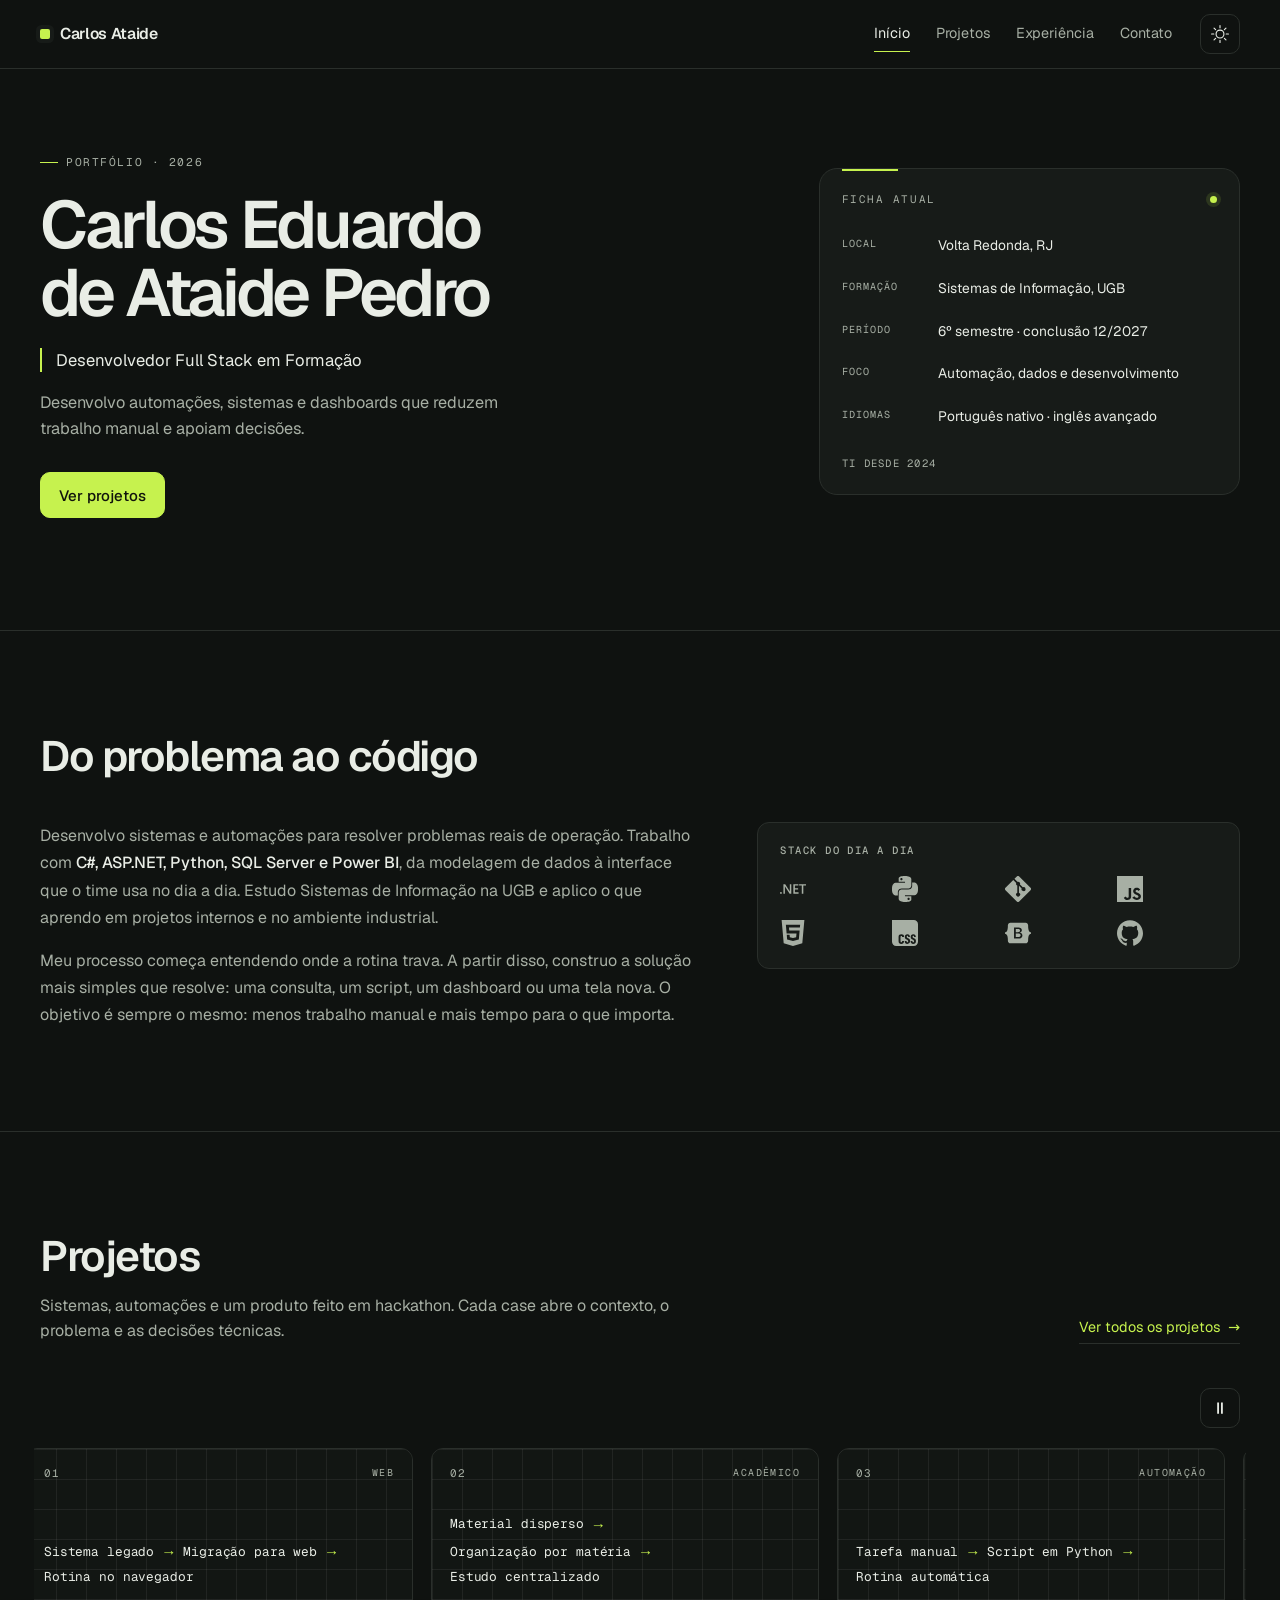
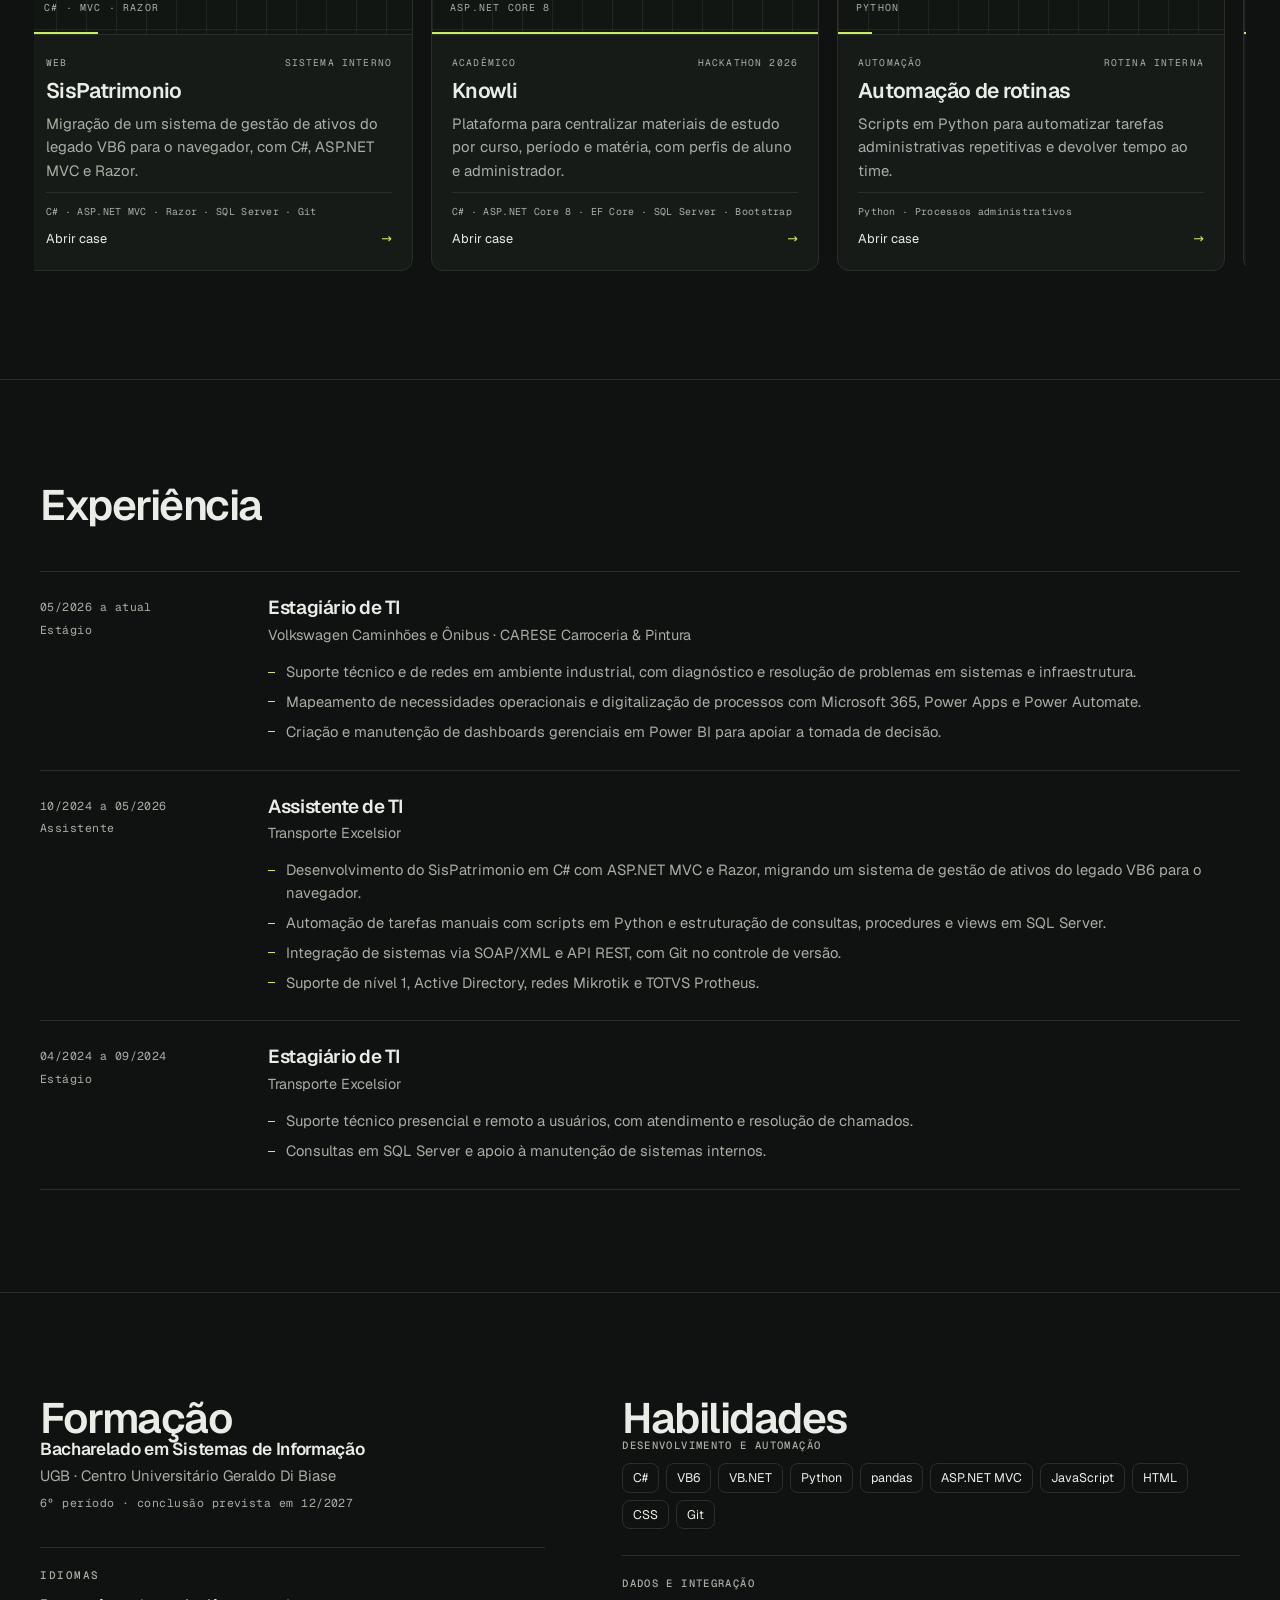
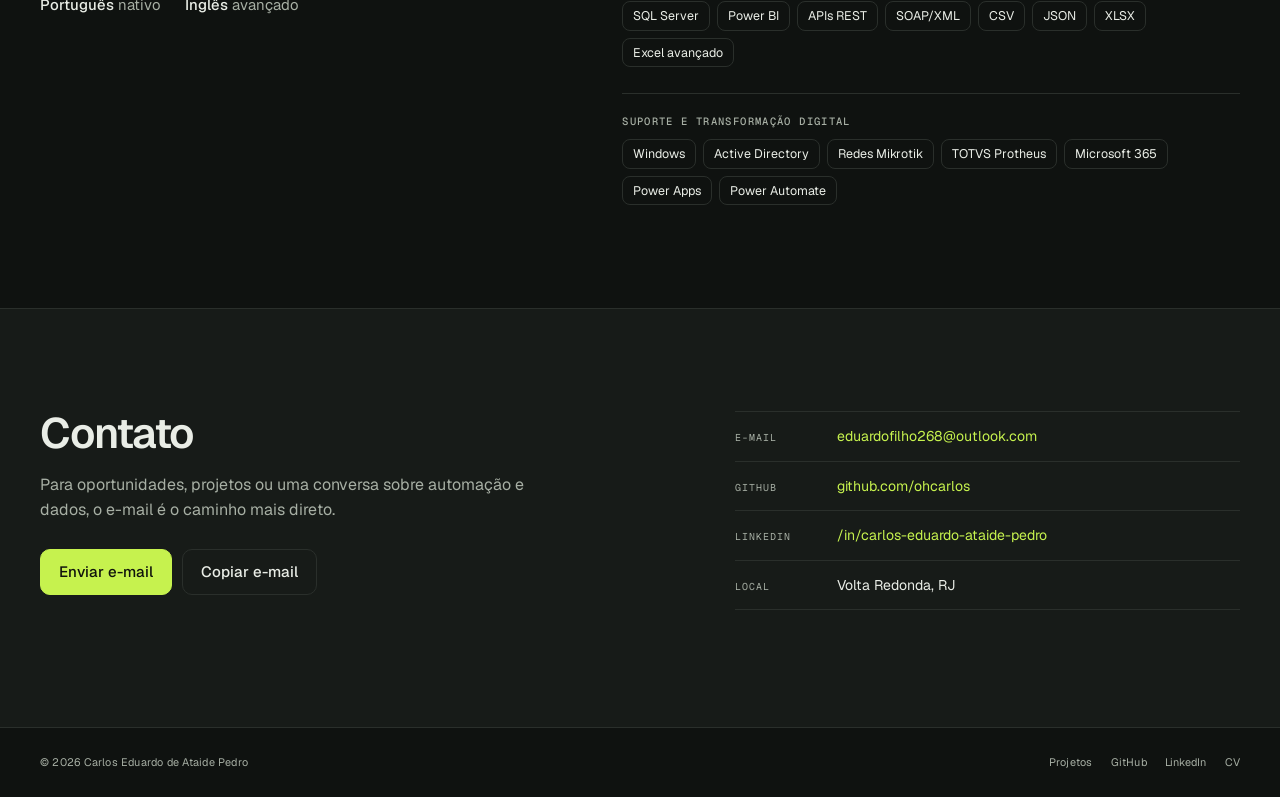
<file: index.html>
<!doctype html>
<html lang="pt-BR" data-theme="dark">
<head>
  <meta charset="utf-8">
  <meta name="viewport" content="width=device-width, initial-scale=1">
  <title>Carlos Eduardo | Portfólio</title>
  <meta name="description" content="Portfólio de Carlos Eduardo de Ataide Pedro, estudante de Sistemas de Informação em Volta Redonda, RJ. Projetos de desenvolvimento, automação e dados.">
  <meta name="theme-color" content="#0F1210">
  <meta property="og:title" content="Carlos Eduardo de Ataide Pedro | Portfólio">
  <meta property="og:description" content="Estagiário de TI em Volta Redonda, RJ. Sistemas, automação e dados.">
  <meta property="og:type" content="website">
  <meta property="og:locale" content="pt_BR">
  <link rel="icon" href="assets/img/favicon.svg" type="image/svg+xml">
  <script>
    (function () {
      document.documentElement.classList.add("js");
      try {
        var theme = localStorage.getItem("theme");
        if (theme === "light" || theme === "dark") {
          document.documentElement.dataset.theme = theme;
        }
      } catch (error) {}
    })();
  </script>
  <link rel="preload" href="assets/fonts/geist-latin-wght-normal.woff2" as="font" type="font/woff2" crossorigin>
  <link rel="preload" href="assets/fonts/geist-mono-latin-wght-normal.woff2" as="font" type="font/woff2" crossorigin>
  <link rel="stylesheet" href="assets/css/style.css">
  <script src="assets/js/site.js" defer></script>
  <script src="assets/js/carousel.js" defer></script>
</head>
<body>
  <a class="skip-link" href="#main-content">Pular para o conteúdo</a>

  <header class="site-header">
    <div class="wrap header-inner">
      <a class="brand" href="index.html" aria-label="Carlos Ataide, início">
        <span class="brand-mark" aria-hidden="true"></span>
        <span class="brand-text">Carlos Ataide</span>
      </a>

      <nav class="site-nav" id="site-nav" aria-label="Principal">
        <ul>
          <li><a href="index.html" data-nav="inicio" aria-current="page">Início</a></li>
          <li><a href="projetos.html" data-nav="projetos">Projetos</a></li>
          <li><a href="index.html#experiencia" data-nav="experiencia">Experiência</a></li>
          <li><a href="index.html#contato" data-nav="contato">Contato</a></li>
        </ul>
      </nav>

      <div class="header-actions">
        <button class="theme-toggle" type="button" data-theme-toggle aria-label="Ativar tema claro">
          <svg class="icon icon-sun" viewBox="0 0 16 16" fill="currentColor" aria-hidden="true" focusable="false">
            <path d="M8 11a3 3 0 1 1 0-6 3 3 0 0 1 0 6m0 1a4 4 0 1 0 0-8 4 4 0 0 0 0 8M8 0a.5.5 0 0 1 .5.5v2a.5.5 0 0 1-1 0v-2A.5.5 0 0 1 8 0m0 13a.5.5 0 0 1 .5.5v2a.5.5 0 0 1-1 0v-2A.5.5 0 0 1 8 13m8-5a.5.5 0 0 1-.5.5h-2a.5.5 0 0 1 0-1h2a.5.5 0 0 1 .5.5M3 8a.5.5 0 0 1-.5.5h-2a.5.5 0 0 1 0-1h2A.5.5 0 0 1 3 8m10.657-5.657a.5.5 0 0 1 0 .707l-1.414 1.415a.5.5 0 1 1-.707-.708l1.414-1.414a.5.5 0 0 1 .707 0m-9.193 9.193a.5.5 0 0 1 0 .707L3.05 13.657a.5.5 0 0 1-.707-.707l1.414-1.414a.5.5 0 0 1 .707 0m9.193 2.121a.5.5 0 0 1-.707 0l-1.414-1.414a.5.5 0 0 1 .707-.707l1.414 1.414a.5.5 0 0 1 0 .707M4.464 4.465a.5.5 0 0 1-.707 0L2.343 3.05a.5.5 0 1 1 .707-.707l1.414 1.414a.5.5 0 0 1 0 .708"/>
          </svg>
          <svg class="icon icon-moon" viewBox="0 0 16 16" fill="currentColor" aria-hidden="true" focusable="false">
            <path d="M6 .278a.77.77 0 0 1 .08.858 7.2 7.2 0 0 0-.878 3.46c0 4.021 3.278 7.277 7.318 7.277q.792-.001 1.533-.16a.79.79 0 0 1 .81.316.73.73 0 0 1-.031.893A8.35 8.35 0 0 1 8.344 16C3.734 16 0 12.286 0 7.71 0 4.266 2.114 1.312 5.124.06A.75.75 0 0 1 6 .278M4.858 1.311A7.27 7.27 0 0 0 1.025 7.71c0 4.02 3.279 7.276 7.319 7.276a7.32 7.32 0 0 0 5.205-2.162q-.506.063-1.029.063c-4.61 0-8.343-3.714-8.343-8.29 0-1.167.242-2.278.681-3.286"/>
            <path d="M10.794 3.148a.217.217 0 0 1 .412 0l.387 1.162c.173.518.579.924 1.097 1.097l1.162.387a.217.217 0 0 1 0 .412l-1.162.387a1.73 1.73 0 0 0-1.097 1.097l-.387 1.162a.217.217 0 0 1-.412 0l-.387-1.162A1.73 1.73 0 0 0 9.31 6.593l-1.162-.387a.217.217 0 0 1 0-.412l1.162-.387a1.73 1.73 0 0 0 1.097-1.097zM13.863.099a.145.145 0 0 1 .274 0l.258.774c.115.346.386.617.732.732l.774.258a.145.145 0 0 1 0 .274l-.774.258a1.16 1.16 0 0 0-.732.732l-.258.774a.145.145 0 0 1-.274 0l-.258-.774a1.16 1.16 0 0 0-.732-.732l-.774-.258a.145.145 0 0 1 0-.274l.774-.258c.346-.115.617-.386.732-.732z"/>
          </svg>
        </button>
      </div>

      <button class="menu-toggle" type="button" data-menu-toggle aria-expanded="false" aria-controls="site-nav" aria-label="Abrir menu">
        <svg class="icon" viewBox="0 0 16 16" fill="currentColor" aria-hidden="true" focusable="false">
          <path fill-rule="evenodd" d="M2.5 12a.5.5 0 0 1 .5-.5h10a.5.5 0 0 1 0 1H3a.5.5 0 0 1-.5-.5m0-4a.5.5 0 0 1 .5-.5h10a.5.5 0 0 1 0 1H3a.5.5 0 0 1-.5-.5m0-4a.5.5 0 0 1 .5-.5h10a.5.5 0 0 1 0 1H3a.5.5 0 0 1-.5-.5"/>
        </svg>
      </button>
    </div>
  </header>

  <main id="main-content">
    <section class="hero" id="inicio" aria-labelledby="hero-title">
      <div class="wrap hero-grid">
        <div class="hero-copy" data-reveal>
          <p class="hero-kicker mono">Portfólio · 2026</p>
          <h1 class="hero-title" id="hero-title">Carlos Eduardo <span>de Ataide Pedro</span></h1>
          <p class="hero-role">Desenvolvedor Full Stack em Formação</p>
          <p class="hero-sub">Desenvolvo automações, sistemas e dashboards que reduzem trabalho manual e apoiam decisões.</p>
          <div class="hero-actions">
            <a class="btn btn-primary" href="projetos.html">Ver projetos</a>
          </div>
        </div>

        <aside class="id-card" aria-label="Resumo do perfil" data-reveal>
          <div class="id-card-head mono">
            <span>Ficha atual</span>
            <span class="dot" aria-hidden="true"></span>
          </div>
          <dl>
            <div>
              <dt>Local</dt>
              <dd>Volta Redonda, RJ</dd>
            </div>
            <div>
              <dt>Formação</dt>
              <dd>Sistemas de Informação, UGB</dd>
            </div>
            <div>
              <dt>Período</dt>
              <dd>6º semestre · conclusão 12/2027</dd>
            </div>
            <div>
              <dt>Foco</dt>
              <dd>Automação, dados e desenvolvimento</dd>
            </div>
            <div>
              <dt>Idiomas</dt>
              <dd>Português nativo · inglês avançado</dd>
            </div>
          </dl>
          <p class="id-card-foot mono">TI desde 2024</p>
        </aside>
      </div>
    </section>

    <section class="section" id="sobre" aria-labelledby="sobre-title">
      <div class="wrap">
        <div class="section-head">
          <h2 id="sobre-title">Do problema ao código</h2>
        </div>
        <div class="about-grid">
          <div class="prose" data-reveal>
            <p>Desenvolvo sistemas e automações para resolver problemas reais de operação. Trabalho com <strong>C#, ASP.NET, Python, SQL Server e Power BI</strong>, da modelagem de dados à interface que o time usa no dia a dia. Estudo Sistemas de Informação na UGB e aplico o que aprendo em projetos internos e no ambiente industrial.</p>
            <p>Meu processo começa entendendo onde a rotina trava. A partir disso, construo a solução mais simples que resolve: uma consulta, um script, um dashboard ou uma tela nova. O objetivo é sempre o mesmo: menos trabalho manual e mais tempo para o que importa.</p>
          </div>

          <aside class="stack-panel" aria-label="Tecnologias do dia a dia" data-reveal>
            <h3>Stack do dia a dia</h3>
            <ul class="logo-strip">
              <li><span class="logo logo-dotnet" role="img" aria-label=".NET"></span></li>
              <li><span class="logo logo-python" role="img" aria-label="Python"></span></li>
              <li><span class="logo logo-git" role="img" aria-label="Git"></span></li>
              <li><span class="logo logo-javascript" role="img" aria-label="JavaScript"></span></li>
              <li><span class="logo logo-html5" role="img" aria-label="HTML5"></span></li>
              <li><span class="logo logo-css" role="img" aria-label="CSS"></span></li>
              <li><span class="logo logo-bootstrap" role="img" aria-label="Bootstrap"></span></li>
              <li><span class="logo logo-github" role="img" aria-label="GitHub"></span></li>
            </ul>
          </aside>
        </div>
      </div>
    </section>

    <section class="section" id="projetos" aria-labelledby="projetos-title">
      <div class="wrap">
        <div class="section-head section-head-row">
          <div>
            <h2 id="projetos-title">Projetos</h2>
            <p class="section-lede">Sistemas, automações e um produto feito em hackathon. Cada case abre o contexto, o problema e as decisões técnicas.</p>
          </div>
          <a class="text-link" href="projetos.html">Ver todos os projetos <span aria-hidden="true">→</span></a>
        </div>

        <div class="carousel" data-carousel data-carousel-auto data-reveal>
          <div class="carousel-bar">
            <button class="carousel-btn carousel-toggle" type="button" data-carousel-toggle aria-label="Pausar movimento" aria-pressed="false">
              <svg class="icon icon-pause" viewBox="0 0 16 16" fill="currentColor" aria-hidden="true" focusable="false">
                <path d="M5.5 3h1.6v10H5.5zM8.9 3h1.6v10H8.9z"/>
              </svg>
              <svg class="icon icon-play" viewBox="0 0 16 16" fill="currentColor" aria-hidden="true" focusable="false">
                <path d="M5.5 3.2v9.6L12.6 8z"/>
              </svg>
            </button>
            <button class="carousel-btn" type="button" data-carousel-prev aria-label="Projeto anterior" disabled>
              <svg class="icon" viewBox="0 0 16 16" fill="currentColor" aria-hidden="true" focusable="false">
                <path fill-rule="evenodd" d="M11.354 1.646a.5.5 0 0 1 0 .708L5.707 8l5.647 5.646a.5.5 0 0 1-.708.708l-6-6a.5.5 0 0 1 0-.708l6-6a.5.5 0 0 1 .708 0"/>
              </svg>
            </button>
            <button class="carousel-btn" type="button" data-carousel-next aria-label="Próximo projeto" disabled>
              <svg class="icon" viewBox="0 0 16 16" fill="currentColor" aria-hidden="true" focusable="false">
                <path fill-rule="evenodd" d="M4.646 1.646a.5.5 0 0 1 .708 0l6 6a.5.5 0 0 1 0 .708l-6 6a.5.5 0 0 1-.708-.708L10.293 8 4.646 2.354a.5.5 0 0 1 0-.708"/>
              </svg>
            </button>
          </div>

          <div class="carousel-track" data-carousel-track>
            <a class="project-card" href="projetos.html#sispatrimonio">
              <div class="cover cover-a" aria-hidden="true">
                <span class="cover-index mono">01</span>
                <span class="cover-cat mono">Web</span>
                <span class="cover-flow mono"><span class="flow-step">Sistema legado<span class="arrow" aria-hidden="true">→</span></span><span class="flow-step">Migração para web<span class="arrow" aria-hidden="true">→</span></span><span class="flow-step">Rotina no navegador</span></span>
                <span class="cover-note mono">C# · MVC · Razor</span>
              </div>
              <div class="card-body">
                <div class="card-meta mono"><span>Web</span><span>Sistema interno</span></div>
                <h3 class="card-title">SisPatrimonio</h3>
                <p class="card-summary">Migração de um sistema de gestão de ativos do legado VB6 para o navegador, com C#, ASP.NET MVC e Razor.</p>
                <p class="card-stack mono">C# · ASP.NET MVC · Razor · SQL Server · Git</p>
                <span class="card-cta">Abrir case <span aria-hidden="true">→</span></span>
              </div>
            </a>

            <a class="project-card" href="projetos.html#knowli">
              <div class="cover cover-b" aria-hidden="true">
                <span class="cover-index mono">02</span>
                <span class="cover-cat mono">Acadêmico</span>
                <span class="cover-flow mono"><span class="flow-step">Material disperso<span class="arrow" aria-hidden="true">→</span></span><span class="flow-step">Organização por matéria<span class="arrow" aria-hidden="true">→</span></span><span class="flow-step">Estudo centralizado</span></span>
                <span class="cover-note mono">ASP.NET Core 8</span>
              </div>
              <div class="card-body">
                <div class="card-meta mono"><span>Acadêmico</span><span>Hackathon 2026</span></div>
                <h3 class="card-title">Knowli</h3>
                <p class="card-summary">Plataforma para centralizar materiais de estudo por curso, período e matéria, com perfis de aluno e administrador.</p>
                <p class="card-stack mono">C# · ASP.NET Core 8 · EF Core · SQL Server · Bootstrap</p>
                <span class="card-cta">Abrir case <span aria-hidden="true">→</span></span>
              </div>
            </a>

            <a class="project-card" href="projetos.html#automacao">
              <div class="cover cover-c" aria-hidden="true">
                <span class="cover-index mono">03</span>
                <span class="cover-cat mono">Automação</span>
                <span class="cover-flow mono"><span class="flow-step">Tarefa manual<span class="arrow" aria-hidden="true">→</span></span><span class="flow-step">Script em Python<span class="arrow" aria-hidden="true">→</span></span><span class="flow-step">Rotina automática</span></span>
                <span class="cover-note mono">Python</span>
              </div>
              <div class="card-body">
                <div class="card-meta mono"><span>Automação</span><span>Rotina interna</span></div>
                <h3 class="card-title">Automação de rotinas</h3>
                <p class="card-summary">Scripts em Python para automatizar tarefas administrativas repetitivas e devolver tempo ao time.</p>
                <p class="card-stack mono">Python · Processos administrativos</p>
                <span class="card-cta">Abrir case <span aria-hidden="true">→</span></span>
              </div>
            </a>
          </div>
        </div>
      </div>
    </section>

    <section class="section" id="experiencia" aria-labelledby="experiencia-title">
      <div class="wrap">
        <div class="section-head">
          <h2 id="experiencia-title">Experiência</h2>
        </div>

        <ol class="timeline" data-reveal>
          <li class="timeline-item">
            <div class="timeline-meta mono">
              <span>05/2026 a atual</span>
              <span>Estágio</span>
            </div>
            <div class="timeline-body">
              <h3>Estagiário de TI</h3>
              <p class="timeline-org">Volkswagen Caminhões e Ônibus · CARESE Carroceria &amp; Pintura</p>
              <ul class="timeline-list">
                <li>Suporte técnico e de redes em ambiente industrial, com diagnóstico e resolução de problemas em sistemas e infraestrutura.</li>
                <li>Mapeamento de necessidades operacionais e digitalização de processos com Microsoft 365, Power Apps e Power Automate.</li>
                <li>Criação e manutenção de dashboards gerenciais em Power BI para apoiar a tomada de decisão.</li>
              </ul>
            </div>
          </li>

          <li class="timeline-item">
            <div class="timeline-meta mono">
              <span>10/2024 a 05/2026</span>
              <span>Assistente</span>
            </div>
            <div class="timeline-body">
              <h3>Assistente de TI</h3>
              <p class="timeline-org">Transporte Excelsior</p>
              <ul class="timeline-list">
                <li>Desenvolvimento do SisPatrimonio em C# com ASP.NET MVC e Razor, migrando um sistema de gestão de ativos do legado VB6 para o navegador.</li>
                <li>Automação de tarefas manuais com scripts em Python e estruturação de consultas, procedures e views em SQL Server.</li>
                <li>Integração de sistemas via SOAP/XML e API REST, com Git no controle de versão.</li>
                <li>Suporte de nível 1, Active Directory, redes Mikrotik e TOTVS Protheus.</li>
              </ul>
            </div>
          </li>

          <li class="timeline-item">
            <div class="timeline-meta mono">
              <span>04/2024 a 09/2024</span>
              <span>Estágio</span>
            </div>
            <div class="timeline-body">
              <h3>Estagiário de TI</h3>
              <p class="timeline-org">Transporte Excelsior</p>
              <ul class="timeline-list">
                <li>Suporte técnico presencial e remoto a usuários, com atendimento e resolução de chamados.</li>
                <li>Consultas em SQL Server e apoio à manutenção de sistemas internos.</li>
              </ul>
            </div>
          </li>
        </ol>
      </div>
    </section>

    <section class="section" id="formacao" aria-labelledby="formacao-title">
      <div class="wrap split-grid">
        <div data-reveal>
          <h2 id="formacao-title">Formação</h2>
          <div class="edu">
            <h3>Bacharelado em Sistemas de Informação</h3>
            <p>UGB · Centro Universitário Geraldo Di Biase</p>
            <p class="mono">6º período · conclusão prevista em 12/2027</p>
          </div>

          <h3 class="subhead">Idiomas</h3>
          <ul class="inline-list">
            <li><strong>Português</strong> nativo</li>
            <li><strong>Inglês</strong> avançado</li>
          </ul>
        </div>

        <div data-reveal>
          <h2>Habilidades</h2>

          <div class="skill-group">
            <h3>Desenvolvimento e automação</h3>
            <ul class="chips">
              <li>C#</li>
              <li>VB6</li>
              <li>VB.NET</li>
              <li>Python</li>
              <li>pandas</li>
              <li>ASP.NET MVC</li>
              <li>JavaScript</li>
              <li>HTML</li>
              <li>CSS</li>
              <li>Git</li>
            </ul>
          </div>

          <div class="skill-group">
            <h3>Dados e integração</h3>
            <ul class="chips">
              <li>SQL Server</li>
              <li>Power BI</li>
              <li>APIs REST</li>
              <li>SOAP/XML</li>
              <li>CSV</li>
              <li>JSON</li>
              <li>XLSX</li>
              <li>Excel avançado</li>
            </ul>
          </div>

          <div class="skill-group">
            <h3>Suporte e transformação digital</h3>
            <ul class="chips">
              <li>Windows</li>
              <li>Active Directory</li>
              <li>Redes Mikrotik</li>
              <li>TOTVS Protheus</li>
              <li>Microsoft 365</li>
              <li>Power Apps</li>
              <li>Power Automate</li>
            </ul>
          </div>
        </div>
      </div>
    </section>

    <section class="section section-contact" id="contato" aria-labelledby="contato-title">
      <div class="wrap contact-grid">
        <div data-reveal>
          <h2 id="contato-title">Contato</h2>
          <p class="contact-copy">Para oportunidades, projetos ou uma conversa sobre automação e dados, o e-mail é o caminho mais direto.</p>
          <div class="contact-actions">
            <a class="btn btn-primary" href="mailto:eduardofilho268@outlook.com">Enviar e-mail</a>
            <button class="btn btn-ghost" type="button" data-copy-email="eduardofilho268@outlook.com">Copiar e-mail</button>
          </div>
          <p class="copy-status mono" role="status" aria-live="polite" data-copy-status></p>
        </div>

        <ul class="contact-list" data-reveal>
          <li><span class="mono">E-mail</span><a href="mailto:eduardofilho268@outlook.com">eduardofilho268@outlook.com</a></li>
          <li><span class="mono">GitHub</span><a href="https://github.com/ohcarlos" target="_blank" rel="noopener noreferrer">github.com/ohcarlos<span class="sr-only"> (abre em nova aba)</span></a></li>
          <li><span class="mono">LinkedIn</span><a href="https://www.linkedin.com/in/carlos-eduardo-ataide-pedro-3435bb248/" target="_blank" rel="noopener noreferrer">/in/carlos-eduardo-ataide-pedro<span class="sr-only"> (abre em nova aba)</span></a></li>
          <li><span class="mono">Local</span><span>Volta Redonda, RJ</span></li>
        </ul>
      </div>
    </section>
  </main>

  <footer class="site-footer">
    <div class="wrap footer-inner">
      <p>© <span data-year>2026</span> Carlos Eduardo de Ataide Pedro</p>
      <ul class="footer-links">
        <li><a href="projetos.html">Projetos</a></li>
        <li><a href="https://github.com/ohcarlos" target="_blank" rel="noopener noreferrer">GitHub</a></li>
        <li><a href="https://www.linkedin.com/in/carlos-eduardo-ataide-pedro-3435bb248/" target="_blank" rel="noopener noreferrer">LinkedIn</a></li>
        <li><a href="assets/CV_Carlos_Eduardo.pdf" download>CV</a></li>
      </ul>
    </div>
  </footer>
</body>
</html>
</file>
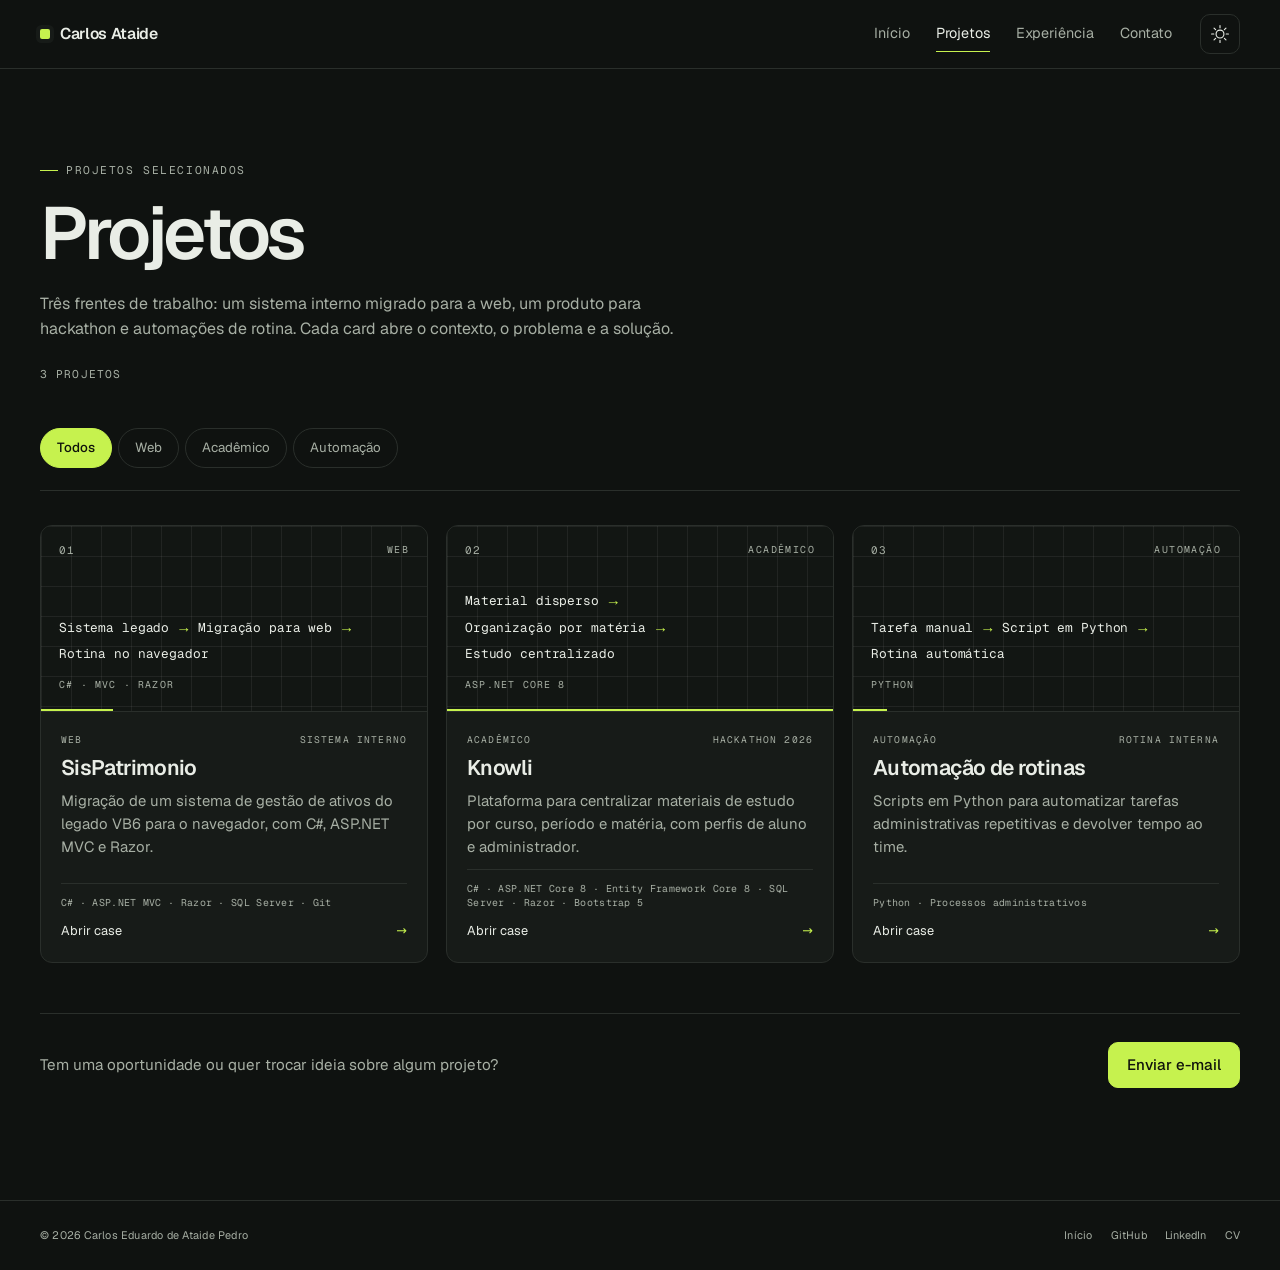
<file: projetos.html>
<!doctype html>
<html lang="pt-BR" data-theme="dark">
<head>
  <meta charset="utf-8">
  <meta name="viewport" content="width=device-width, initial-scale=1">
  <title>Projetos | Carlos Eduardo de Ataide Pedro</title>
  <meta name="description" content="Cases de SisPatrimonio, Knowli e automações em Python, com contexto, problema, solução e stack.">
  <meta name="theme-color" content="#0F1210">
  <meta property="og:title" content="Projetos | Carlos Eduardo de Ataide Pedro">
  <meta property="og:description" content="Sistemas, hackathon e automação: três cases com contexto e decisões técnicas.">
  <meta property="og:type" content="website">
  <meta property="og:locale" content="pt_BR">
  <link rel="icon" href="assets/img/favicon.svg" type="image/svg+xml">
  <script>
    (function () {
      document.documentElement.classList.add("js");
      try {
        var theme = localStorage.getItem("theme");
        if (theme === "light" || theme === "dark") {
          document.documentElement.dataset.theme = theme;
        }
      } catch (error) {}
    })();
  </script>
  <link rel="preload" href="assets/fonts/geist-latin-wght-normal.woff2" as="font" type="font/woff2" crossorigin>
  <link rel="preload" href="assets/fonts/geist-mono-latin-wght-normal.woff2" as="font" type="font/woff2" crossorigin>
  <link rel="stylesheet" href="assets/css/style.css">
  <script src="assets/js/site.js" defer></script>
  <script src="assets/js/carousel.js" defer></script>
  <script src="assets/js/projects.js" defer></script>
</head>
<body>
  <a class="skip-link" href="#main-content">Pular para o conteúdo</a>

  <header class="site-header">
    <div class="wrap header-inner">
      <a class="brand" href="index.html" aria-label="Carlos Ataide, início">
        <span class="brand-mark" aria-hidden="true"></span>
        <span class="brand-text">Carlos Ataide</span>
      </a>

      <nav class="site-nav" id="site-nav" aria-label="Principal">
        <ul>
          <li><a href="index.html" data-nav="inicio">Início</a></li>
          <li><a href="projetos.html" data-nav="projetos" aria-current="page">Projetos</a></li>
          <li><a href="index.html#experiencia" data-nav="experiencia">Experiência</a></li>
          <li><a href="index.html#contato" data-nav="contato">Contato</a></li>
        </ul>
      </nav>

      <div class="header-actions">
        <button class="theme-toggle" type="button" data-theme-toggle aria-label="Ativar tema claro">
          <svg class="icon icon-sun" viewBox="0 0 16 16" fill="currentColor" aria-hidden="true" focusable="false">
            <path d="M8 11a3 3 0 1 1 0-6 3 3 0 0 1 0 6m0 1a4 4 0 1 0 0-8 4 4 0 0 0 0 8M8 0a.5.5 0 0 1 .5.5v2a.5.5 0 0 1-1 0v-2A.5.5 0 0 1 8 0m0 13a.5.5 0 0 1 .5.5v2a.5.5 0 0 1-1 0v-2A.5.5 0 0 1 8 13m8-5a.5.5 0 0 1-.5.5h-2a.5.5 0 0 1 0-1h2a.5.5 0 0 1 .5.5M3 8a.5.5 0 0 1-.5.5h-2a.5.5 0 0 1 0-1h2A.5.5 0 0 1 3 8m10.657-5.657a.5.5 0 0 1 0 .707l-1.414 1.415a.5.5 0 1 1-.707-.708l1.414-1.414a.5.5 0 0 1 .707 0m-9.193 9.193a.5.5 0 0 1 0 .707L3.05 13.657a.5.5 0 0 1-.707-.707l1.414-1.414a.5.5 0 0 1 .707 0m9.193 2.121a.5.5 0 0 1-.707 0l-1.414-1.414a.5.5 0 0 1 .707-.707l1.414 1.414a.5.5 0 0 1 0 .707M4.464 4.465a.5.5 0 0 1-.707 0L2.343 3.05a.5.5 0 1 1 .707-.707l1.414 1.414a.5.5 0 0 1 0 .708"/>
          </svg>
          <svg class="icon icon-moon" viewBox="0 0 16 16" fill="currentColor" aria-hidden="true" focusable="false">
            <path d="M6 .278a.77.77 0 0 1 .08.858 7.2 7.2 0 0 0-.878 3.46c0 4.021 3.278 7.277 7.318 7.277q.792-.001 1.533-.16a.79.79 0 0 1 .81.316.73.73 0 0 1-.031.893A8.35 8.35 0 0 1 8.344 16C3.734 16 0 12.286 0 7.71 0 4.266 2.114 1.312 5.124.06A.75.75 0 0 1 6 .278M4.858 1.311A7.27 7.27 0 0 0 1.025 7.71c0 4.02 3.279 7.276 7.319 7.276a7.32 7.32 0 0 0 5.205-2.162q-.506.063-1.029.063c-4.61 0-8.343-3.714-8.343-8.29 0-1.167.242-2.278.681-3.286"/>
            <path d="M10.794 3.148a.217.217 0 0 1 .412 0l.387 1.162c.173.518.579.924 1.097 1.097l1.162.387a.217.217 0 0 1 0 .412l-1.162.387a1.73 1.73 0 0 0-1.097 1.097l-.387 1.162a.217.217 0 0 1-.412 0l-.387-1.162A1.73 1.73 0 0 0 9.31 6.593l-1.162-.387a.217.217 0 0 1 0-.412l1.162-.387a1.73 1.73 0 0 0 1.097-1.097zM13.863.099a.145.145 0 0 1 .274 0l.258.774c.115.346.386.617.732.732l.774.258a.145.145 0 0 1 0 .274l-.774.258a1.16 1.16 0 0 0-.732.732l-.258.774a.145.145 0 0 1-.274 0l-.258-.774a1.16 1.16 0 0 0-.732-.732l-.774-.258a.145.145 0 0 1 0-.274l.774-.258c.346-.115.617-.386.732-.732z"/>
          </svg>
        </button>
      </div>

      <button class="menu-toggle" type="button" data-menu-toggle aria-expanded="false" aria-controls="site-nav" aria-label="Abrir menu">
        <svg class="icon" viewBox="0 0 16 16" fill="currentColor" aria-hidden="true" focusable="false">
          <path fill-rule="evenodd" d="M2.5 12a.5.5 0 0 1 .5-.5h10a.5.5 0 0 1 0 1H3a.5.5 0 0 1-.5-.5m0-4a.5.5 0 0 1 .5-.5h10a.5.5 0 0 1 0 1H3a.5.5 0 0 1-.5-.5m0-4a.5.5 0 0 1 .5-.5h10a.5.5 0 0 1 0 1H3a.5.5 0 0 1-.5-.5"/>
        </svg>
      </button>
    </div>
  </header>

  <main id="main-content">
    <div class="page-head">
      <div class="wrap">
        <p class="hero-kicker mono">Projetos selecionados</p>
        <h1>Projetos</h1>
        <p class="page-lede">Três frentes de trabalho: um sistema interno migrado para a web, um produto para hackathon e automações de rotina. Cada card abre o contexto, o problema e a solução.</p>
        <p class="project-count mono" id="project-count" role="status" aria-live="polite">3 projetos</p>
      </div>
    </div>

    <section class="projects-section" aria-label="Lista de projetos">
      <div class="wrap">
        <div class="filters" role="tablist" aria-label="Filtrar projetos por categoria">
          <button class="filter-tab" type="button" role="tab" id="tab-todos" aria-selected="true" aria-controls="projects-panel" tabindex="0" data-filter="todos">Todos</button>
          <button class="filter-tab" type="button" role="tab" id="tab-web" aria-selected="false" aria-controls="projects-panel" tabindex="-1" data-filter="web">Web</button>
          <button class="filter-tab" type="button" role="tab" id="tab-academico" aria-selected="false" aria-controls="projects-panel" tabindex="-1" data-filter="academico">Acadêmico</button>
          <button class="filter-tab" type="button" role="tab" id="tab-automacao" aria-selected="false" aria-controls="projects-panel" tabindex="-1" data-filter="automacao">Automação</button>
        </div>

        <section id="projects-panel" role="tabpanel" aria-labelledby="tab-todos" tabindex="0">
          <div class="carousel carousel--page" data-carousel>
            <div class="carousel-bar">
              <button class="carousel-btn" type="button" data-carousel-prev aria-label="Projeto anterior" disabled>
                <svg class="icon" viewBox="0 0 16 16" fill="currentColor" aria-hidden="true" focusable="false">
                  <path fill-rule="evenodd" d="M11.354 1.646a.5.5 0 0 1 0 .708L5.707 8l5.647 5.646a.5.5 0 0 1-.708.708l-6-6a.5.5 0 0 1 0-.708l6-6a.5.5 0 0 1 .708 0"/>
                </svg>
              </button>
              <button class="carousel-btn" type="button" data-carousel-next aria-label="Próximo projeto" disabled>
                <svg class="icon" viewBox="0 0 16 16" fill="currentColor" aria-hidden="true" focusable="false">
                  <path fill-rule="evenodd" d="M4.646 1.646a.5.5 0 0 1 .708 0l6 6a.5.5 0 0 1 0 .708l-6 6a.5.5 0 0 1-.708-.708L10.293 8 4.646 2.354a.5.5 0 0 1 0-.708"/>
                </svg>
              </button>
            </div>
            <div class="carousel-track" data-projects-grid data-carousel-track></div>
          </div>
          <div class="empty-state" data-empty-state hidden>
            <p>Nenhum projeto nesta categoria por enquanto.</p>
            <button class="btn btn-ghost" type="button" data-clear-filter>Limpar filtros</button>
          </div>
        </section>

        <noscript>
          <div class="noscript-note">
            <p>Os cases interativos precisam de JavaScript. Resumo dos projetos:</p>
            <ul>
              <li><strong>SisPatrimonio:</strong> sistema de gestão de ativos migrado de VB6 para a web em C#, ASP.NET MVC e Razor.</li>
              <li><strong>Knowli:</strong> plataforma de materiais de estudo por curso, período e matéria, feita no Hackathon UGB 2026. <a href="https://github.com/UgoCoelho/KNOWLI-Hackathon-UGB">Repositório no GitHub</a>.</li>
              <li><strong>Automação de rotinas:</strong> scripts em Python para reduzir trabalho administrativo manual.</li>
            </ul>
          </div>
        </noscript>

        <div class="page-cta">
          <p>Tem uma oportunidade ou quer trocar ideia sobre algum projeto?</p>
          <a class="btn btn-primary" href="mailto:eduardofilho268@outlook.com">Enviar e-mail</a>
        </div>
      </div>
    </section>
  </main>

  <dialog id="case-dialog" class="case-dialog" aria-labelledby="case-title">
    <button class="case-close" type="button" data-close-case aria-label="Fechar case">
      <svg class="icon" viewBox="0 0 16 16" fill="currentColor" aria-hidden="true" focusable="false">
        <path d="M2.146 2.854a.5.5 0 1 1 .708-.708L8 7.293l5.146-5.147a.5.5 0 0 1 .708.708L8.707 8l5.147 5.146a.5.5 0 0 1-.708.708L8 8.707l-5.146 5.147a.5.5 0 0 1-.708-.708L7.293 8z"/>
      </svg>
    </button>
    <div class="case-scroll" data-case-content></div>
  </dialog>

  <footer class="site-footer">
    <div class="wrap footer-inner">
      <p>© <span data-year>2026</span> Carlos Eduardo de Ataide Pedro</p>
      <ul class="footer-links">
        <li><a href="index.html">Início</a></li>
        <li><a href="https://github.com/ohcarlos" target="_blank" rel="noopener noreferrer">GitHub</a></li>
        <li><a href="https://www.linkedin.com/in/carlos-eduardo-ataide-pedro-3435bb248/" target="_blank" rel="noopener noreferrer">LinkedIn</a></li>
        <li><a href="assets/CV_Carlos_Eduardo.pdf" download>CV</a></li>
      </ul>
    </div>
  </footer>
</body>
</html>
</file>
<file: assets/css/style.css>
/* ==========================================================================
   Portfólio · Carlos Eduardo de Ataide Pedro
   Grafite + verde-lima. CSS nativo, sem build.
   Camadas: header 20, menu 30, dialog 100.
   ========================================================================== */

@font-face {
  font-family: "Geist";
  src: url("../fonts/geist-latin-wght-normal.woff2") format("woff2-variations");
  font-weight: 100 900;
  font-style: normal;
  font-display: swap;
  unicode-range: U+0000-00FF, U+0131, U+0152-0153, U+02BB-02BC, U+02C6, U+02DA,
    U+02DC, U+0304, U+0308, U+0329, U+2000-206F, U+20AC, U+2122, U+2191, U+2193,
    U+2212, U+2215, U+FEFF, U+FFFD;
}

@font-face {
  font-family: "Geist";
  src: url("../fonts/geist-latin-ext-wght-normal.woff2") format("woff2-variations");
  font-weight: 100 900;
  font-style: normal;
  font-display: swap;
  unicode-range: U+0100-02BA, U+02BD-02C5, U+02C7-02CC, U+02CE-02D7, U+02DD-02FF,
    U+0304, U+0308, U+0329, U+1D00-1DBF, U+1E00-1E9F, U+1EF2-1EFF, U+2020,
    U+20A0-20AB, U+20AD-20C0, U+2113, U+2C60-2C7F, U+A720-A7FF;
}

@font-face {
  font-family: "Geist Mono";
  src: url("../fonts/geist-mono-latin-wght-normal.woff2") format("woff2-variations");
  font-weight: 100 900;
  font-style: normal;
  font-display: swap;
  unicode-range: U+0000-00FF, U+0131, U+0152-0153, U+02BB-02BC, U+02C6, U+02DA,
    U+02DC, U+0304, U+0308, U+0329, U+2000-206F, U+20AC, U+2122, U+2191, U+2193,
    U+2212, U+2215, U+FEFF, U+FFFD;
}

@font-face {
  font-family: "Geist Mono";
  src: url("../fonts/geist-mono-latin-ext-wght-normal.woff2") format("woff2-variations");
  font-weight: 100 900;
  font-style: normal;
  font-display: swap;
  unicode-range: U+0100-02BA, U+02BD-02C5, U+02C7-02CC, U+02CE-02D7, U+02DD-02FF,
    U+0304, U+0308, U+0329, U+1D00-1DBF, U+1E00-1E9F, U+1EF2-1EFF, U+2020,
    U+20A0-20AB, U+20AD-20C0, U+2113, U+2C60-2C7F, U+A720-A7FF;
}

:root {
  color-scheme: dark;
  --base: #0f1210;
  --surface: #171b18;
  --surface-2: #1d221e;
  --cover: #121613;
  --text: #e9ede6;
  --muted: #a7afa4;
  --line: #2a2f2b;
  --accent: #c6f24e;
  --accent-strong: #d6f97a;
  --accent-ink: #10130c;
  --focus: #c6f24e;
  --link: #c6f24e;
  --grid: rgba(233, 237, 230, 0.07);
  --radius: 12px;
  --radius-lg: 18px;
  --pill: 999px;
  --max: 1200px;
  --font-sans: "Geist", ui-sans-serif, system-ui, -apple-system, "Segoe UI", sans-serif;
  --font-mono: "Geist Mono", ui-monospace, "Cascadia Mono", "Courier New", monospace;
  --ease: cubic-bezier(0.16, 1, 0.3, 1);
}

[data-theme="light"] {
  color-scheme: light;
  --base: #f2f4ee;
  --surface: #fafbf6;
  --surface-2: #e9ece4;
  --cover: #e6eae0;
  --text: #171b17;
  --muted: #55604f;
  --line: #d6dad1;
  --accent: #c6f24e;
  --accent-strong: #b8e63f;
  --accent-ink: #10130c;
  --focus: #3f5a00;
  --link: #3f5a00;
  --grid: rgba(23, 27, 23, 0.08);
}

*,
*::before,
*::after {
  box-sizing: border-box;
}

html {
  scroll-behavior: smooth;
  scroll-padding-top: 88px;
  -webkit-text-size-adjust: 100%;
}

body {
  margin: 0;
  background: var(--base);
  color: var(--text);
  font-family: var(--font-sans);
  font-size: 1rem;
  line-height: 1.6;
  -webkit-font-smoothing: antialiased;
  text-rendering: optimizeLegibility;
}

h1,
h2,
h3,
p,
dl,
dd,
figure {
  margin: 0;
}

h1,
h2,
h3 {
  font-weight: 600;
  line-height: 1.05;
  letter-spacing: -0.035em;
  text-wrap: balance;
}

ul,
ol {
  margin: 0;
  padding: 0;
}

a {
  color: var(--link);
  text-decoration-thickness: 1px;
  text-underline-offset: 3px;
}

a:hover {
  text-decoration-color: var(--accent);
}

button {
  font: inherit;
  color: inherit;
}

::selection {
  background: var(--accent);
  color: var(--accent-ink);
}

:focus-visible {
  outline: 2px solid var(--focus);
  outline-offset: 3px;
}

.mono {
  font-family: var(--font-mono);
  font-feature-settings: "ss01" 1;
}

.sr-only {
  position: absolute;
  width: 1px;
  height: 1px;
  padding: 0;
  margin: -1px;
  overflow: hidden;
  clip: rect(0, 0, 0, 0);
  white-space: nowrap;
  border: 0;
}

.skip-link {
  position: fixed;
  top: 12px;
  left: 12px;
  z-index: 200;
  padding: 10px 14px;
  border-radius: 8px;
  background: var(--accent);
  color: var(--accent-ink);
  font-weight: 600;
  text-decoration: none;
  transform: translateY(-160%);
  transition: transform 0.2s var(--ease);
}

.skip-link:focus {
  transform: translateY(0);
}

.wrap {
  width: min(100% - 40px, var(--max));
  margin-inline: auto;
}

/* Header ------------------------------------------------------------------ */

.site-header {
  position: sticky;
  top: 0;
  z-index: 20;
  background: var(--base);
  border-bottom: 1px solid var(--line);
}

.header-inner {
  display: flex;
  align-items: center;
  gap: 28px;
  min-height: 68px;
}

.brand {
  display: inline-flex;
  align-items: center;
  gap: 10px;
  color: var(--text);
  text-decoration: none;
  font-weight: 600;
  letter-spacing: -0.02em;
  white-space: nowrap;
}

.brand-mark {
  width: 10px;
  height: 10px;
  background: var(--accent);
  border-radius: 2px;
  box-shadow: 0 0 0 4px var(--surface);
}

.brand-text {
  font-size: 0.98rem;
}

.site-nav {
  margin-left: auto;
}

.site-nav ul {
  display: flex;
  align-items: center;
  gap: 26px;
  list-style: none;
}

.site-nav a {
  display: inline-block;
  padding: 6px 0;
  color: var(--muted);
  font-size: 0.9rem;
  text-decoration: none;
  border-bottom: 1px solid transparent;
  transition: color 0.2s ease, border-color 0.2s ease;
}

.site-nav a:hover {
  color: var(--text);
}

.site-nav a[aria-current] {
  color: var(--text);
  border-bottom-color: var(--accent);
}

.header-actions {
  display: flex;
  align-items: center;
  gap: 8px;
}

.menu-toggle,
.theme-toggle {
  display: inline-flex;
  align-items: center;
  justify-content: center;
  width: 40px;
  height: 40px;
  padding: 0;
  border: 1px solid var(--line);
  border-radius: 10px;
  background: transparent;
  color: var(--text);
  cursor: pointer;
  transition: border-color 0.2s ease, background-color 0.2s ease;
}

.menu-toggle:hover,
.theme-toggle:hover {
  border-color: var(--accent);
  background: var(--surface);
}

.menu-toggle {
  display: none;
}

.icon {
  width: 18px;
  height: 18px;
  display: block;
}

[data-theme="dark"] .icon-moon,
[data-theme="light"] .icon-sun {
  display: none;
}

/* Botões ------------------------------------------------------------------ */

.btn {
  display: inline-flex;
  align-items: center;
  justify-content: center;
  gap: 8px;
  min-height: 46px;
  padding: 0 18px;
  border: 1px solid transparent;
  border-radius: 10px;
  font-size: 0.94rem;
  font-weight: 500;
  line-height: 1;
  text-decoration: none;
  white-space: nowrap;
  cursor: pointer;
  transition: transform 0.18s var(--ease), background-color 0.18s ease,
    border-color 0.18s ease;
}

.btn:hover {
  transform: translateY(-1px);
}

.btn:active {
  transform: translateY(1px);
}

.btn-primary {
  background: var(--accent);
  border-color: var(--accent);
  color: var(--accent-ink);
}

.btn-primary:hover {
  background: var(--accent-strong);
  border-color: var(--accent-strong);
}

.btn-ghost {
  background: transparent;
  border-color: var(--line);
  color: var(--text);
}

.btn-ghost:hover {
  border-color: var(--accent);
  background: var(--surface);
}

/* Hero -------------------------------------------------------------------- */

.hero {
  padding-block: clamp(44px, 6vw, 76px) clamp(56px, 9vw, 112px);
}

.hero-grid {
  display: grid;
  grid-template-columns: minmax(0, 1.25fr) minmax(280px, 0.75fr);
  gap: clamp(32px, 6vw, 80px);
  align-items: center;
}

.hero-kicker {
  display: inline-flex;
  align-items: center;
  gap: 8px;
  margin-bottom: 20px;
  color: var(--muted);
  font-size: 0.7rem;
  letter-spacing: 0.14em;
  text-transform: uppercase;
}

.hero-kicker::before {
  content: "";
  width: 18px;
  height: 1px;
  background: var(--accent);
}

.hero-title {
  font-size: clamp(2.6rem, 5.2vw, 4.35rem);
  line-height: 1.01;
  letter-spacing: -0.05em;
  max-width: 13ch;
}

.hero-title span {
  display: block;
}

.hero-role {
  margin-top: 22px;
  padding-left: 14px;
  border-left: 2px solid var(--accent);
  font-size: clamp(1rem, 1.3vw, 1.12rem);
  line-height: 1.45;
}

.hero-sub {
  margin-top: 18px;
  max-width: 46ch;
  color: var(--muted);
  font-size: 1.02rem;
  line-height: 1.6;
}

.hero-actions {
  display: flex;
  flex-wrap: wrap;
  gap: 10px;
  margin-top: 30px;
}

.hero-actions .mono {
  font-size: 0.7rem;
  letter-spacing: 0.1em;
  opacity: 0.7;
}

/* Ficha de identificação -------------------------------------------------- */

.id-card {
  position: relative;
  padding: 22px;
  border: 1px solid var(--line);
  border-radius: var(--radius-lg);
  background-color: var(--surface);
  overflow: hidden;
}

.id-card::after {
  content: "";
  position: absolute;
  top: 0;
  left: 22px;
  width: 56px;
  height: 2px;
  background: var(--accent);
}

.id-card-head {
  display: flex;
  align-items: center;
  justify-content: space-between;
  padding-bottom: 16px;
  color: var(--muted);
  font-size: 0.68rem;
  letter-spacing: 0.14em;
  text-transform: uppercase;
}

.dot {
  width: 7px;
  height: 7px;
  border-radius: 50%;
  background: var(--accent);
  box-shadow: 0 0 0 4px rgba(198, 242, 78, 0.12);
}

.id-card dl > div {
  display: grid;
  grid-template-columns: 84px minmax(0, 1fr);
  gap: 12px;
  padding: 11px 0;
}

@supports (grid-template-columns: subgrid) {
  .id-card dl {
    display: grid;
    grid-template-columns: minmax(84px, max-content) minmax(0, 1fr);
    column-gap: 12px;
  }

  .id-card dl > div {
    grid-column: 1 / -1;
    grid-template-columns: subgrid;
  }

  .id-card dt {
    white-space: nowrap;
  }
}

.id-card dt {
  color: var(--muted);
  font-family: var(--font-mono);
  font-size: 0.63rem;
  letter-spacing: 0.1em;
  text-transform: uppercase;
  line-height: 1.8;
}

.id-card dd {
  font-size: 0.86rem;
  line-height: 1.5;
}

.id-card-foot {
  margin-top: 4px;
  padding-top: 14px;
  color: var(--muted);
  font-size: 0.66rem;
  letter-spacing: 0.12em;
  text-transform: uppercase;
}

/* Seções ------------------------------------------------------------------ */

.section {
  padding-block: clamp(56px, 8vw, 104px);
  border-top: 1px solid var(--line);
  scroll-margin-top: 84px;
}

.section-head {
  margin-bottom: clamp(28px, 4vw, 44px);
}

.section-head-row {
  display: flex;
  align-items: flex-end;
  justify-content: space-between;
  gap: 24px;
  flex-wrap: wrap;
}

h2 {
  font-size: clamp(1.85rem, 3.4vw, 2.65rem);
}

.section-lede {
  margin-top: 14px;
  max-width: 62ch;
  color: var(--muted);
  font-size: 1rem;
}

.text-link {
  display: inline-flex;
  align-items: center;
  gap: 8px;
  font-size: 0.9rem;
  text-decoration: none;
  padding-bottom: 4px;
  border-bottom: 1px solid var(--line);
}

.text-link:hover {
  border-bottom-color: var(--accent);
}

.text-link span {
  color: var(--accent);
}

/* Sobre ------------------------------------------------------------------- */

.about-grid {
  display: grid;
  grid-template-columns: minmax(0, 1.15fr) minmax(260px, 0.85fr);
  gap: clamp(28px, 5vw, 72px);
  align-items: start;
}

.prose p {
  max-width: 64ch;
  color: var(--muted);
  font-size: 1rem;
  line-height: 1.7;
}

.prose p + p {
  margin-top: 16px;
}

.prose strong {
  color: var(--text);
  font-weight: 500;
}

.stack-panel {
  padding: 22px;
  border: 1px solid var(--line);
  border-radius: var(--radius);
  background: var(--surface);
}

.stack-panel h3 {
  margin-bottom: 20px;
  color: var(--muted);
  font-family: var(--font-mono);
  font-size: 0.66rem;
  font-weight: 500;
  letter-spacing: 0.14em;
  text-transform: uppercase;
}

.logo-strip {
  list-style: none;
  display: grid;
  grid-template-columns: repeat(4, 1fr);
  gap: 18px 12px;
}

.logo {
  display: block;
  width: 26px;
  height: 26px;
  background: currentColor;
  color: var(--muted);
  -webkit-mask: var(--logo) center / contain no-repeat;
  mask: var(--logo) center / contain no-repeat;
  transition: color 0.2s ease;
}

.logo:hover {
  color: var(--text);
}

.logo-dotnet {
  --logo: url("../img/logos/dotnet.svg");
}

.logo-python {
  --logo: url("../img/logos/python.svg");
}

.logo-git {
  --logo: url("../img/logos/git.svg");
}

.logo-javascript {
  --logo: url("../img/logos/javascript.svg");
}

.logo-html5 {
  --logo: url("../img/logos/html5.svg");
}

.logo-css {
  --logo: url("../img/logos/css.svg");
}

.logo-bootstrap {
  --logo: url("../img/logos/bootstrap.svg");
}

.logo-github {
  --logo: url("../img/logos/github.svg");
}

/* Projetos ---------------------------------------------------------------- */

.carousel {
  position: relative;
}

.carousel--page {
  margin-top: 28px;
}

.carousel-bar {
  display: none;
  justify-content: flex-end;
  gap: 8px;
  margin-bottom: 14px;
}

.carousel.has-overflow .carousel-bar {
  display: flex;
}

.carousel-btn {
  display: inline-flex;
  align-items: center;
  justify-content: center;
  width: 40px;
  height: 40px;
  padding: 0;
  border: 1px solid var(--line);
  border-radius: 10px;
  background: transparent;
  color: var(--text);
  cursor: pointer;
  transition: border-color 0.2s ease, background-color 0.2s ease,
    opacity 0.2s ease;
}

.carousel-btn:hover:not(:disabled) {
  border-color: var(--accent);
  background: var(--surface);
}

.carousel-btn:disabled {
  opacity: 0.35;
  cursor: default;
}

.carousel-toggle {
  display: none;
}

.carousel.is-auto .carousel-toggle {
  display: inline-flex;
}

.carousel.is-auto [data-carousel-prev],
.carousel.is-auto [data-carousel-next] {
  display: none;
}

.carousel-toggle .icon-play,
.carousel-toggle[aria-pressed="true"] .icon-pause {
  display: none;
}

.carousel-toggle[aria-pressed="true"] .icon-play {
  display: block;
}

.carousel.is-auto .carousel-track {
  scroll-snap-type: none;
}

.carousel-track {
  display: flex;
  gap: 18px;
  margin-inline: -6px;
  padding: 6px;
  overflow-x: auto;
  overscroll-behavior-x: contain;
  scroll-snap-type: x mandatory;
  scroll-padding-inline: 6px;
  scrollbar-width: none;
  -ms-overflow-style: none;
}

.carousel-track::-webkit-scrollbar {
  display: none;
}

.carousel-track > .project-card {
  flex: 0 0 calc((100% - 36px) / 3);
  scroll-snap-align: start;
}

.project-card {
  display: flex;
  flex-direction: column;
  min-width: 0;
  border: 1px solid var(--line);
  border-radius: var(--radius);
  background: var(--surface);
  color: var(--text);
  text-decoration: none;
  overflow: hidden;
  transition: transform 0.25s var(--ease), border-color 0.25s ease;
}

.project-card:hover {
  border-color: var(--accent);
  transform: translateY(-3px);
}

.cover {
  position: relative;
  display: flex;
  flex-direction: column;
  justify-content: flex-end;
  gap: 14px;
  min-height: 186px;
  padding: 18px;
  border-bottom: 1px solid var(--line);
  background-color: var(--cover);
  background-image: linear-gradient(var(--grid) 1px, transparent 1px),
    linear-gradient(90deg, var(--grid) 1px, transparent 1px);
  background-size: 30px 30px;
}

.cover::after {
  content: "";
  position: absolute;
  left: 0;
  bottom: 0;
  width: var(--cover-line, 64px);
  height: 2px;
  background: var(--accent);
}

.cover-a {
  --cover-line: 72px;
}

.cover-b {
  --cover-line: 100%;
}

.cover-c {
  --cover-line: 34px;
}

.cover-index {
  position: absolute;
  top: 16px;
  left: 18px;
  color: var(--muted);
  font-size: 0.68rem;
  letter-spacing: 0.12em;
}

.cover-cat {
  position: absolute;
  top: 16px;
  right: 18px;
  color: var(--muted);
  font-size: 0.62rem;
  letter-spacing: 0.14em;
  text-transform: uppercase;
}

.cover-flow {
  display: flex;
  flex-wrap: wrap;
  align-items: center;
  gap: 6px 10px;
  padding-right: 12px;
  color: var(--text);
  font-size: 0.8rem;
  letter-spacing: -0.01em;
  line-height: 1.4;
}

.flow-step {
  display: inline-flex;
  align-items: center;
  gap: 10px;
}

.cover-flow .arrow {
  color: var(--accent);
  font-size: 0.95rem;
}

.cover-note {
  color: var(--muted);
  font-size: 0.62rem;
  letter-spacing: 0.12em;
  text-transform: uppercase;
}

.card-body {
  display: flex;
  flex: 1;
  flex-direction: column;
  gap: 10px;
  padding: 20px;
}

.card-meta {
  display: flex;
  justify-content: space-between;
  gap: 10px;
  color: var(--muted);
  font-size: 0.6rem;
  letter-spacing: 0.12em;
  text-transform: uppercase;
}

.card-title {
  font-size: 1.32rem;
  letter-spacing: -0.03em;
}

.card-summary {
  color: var(--muted);
  font-size: 0.93rem;
  line-height: 1.55;
}

.card-stack {
  margin-top: auto;
  padding-top: 12px;
  border-top: 1px solid var(--line);
  color: var(--muted);
  font-size: 0.62rem;
  letter-spacing: 0.03em;
  line-height: 1.5;
}

.card-cta {
  display: flex;
  align-items: center;
  justify-content: space-between;
  gap: 10px;
  color: var(--text);
  font-size: 0.8rem;
}

.card-cta span {
  color: var(--accent);
  transition: transform 0.2s var(--ease);
}

.project-card:hover .card-cta span {
  transform: translateX(4px);
}

/* Experiência ------------------------------------------------------------- */

.timeline {
  list-style: none;
}

.timeline-item {
  display: grid;
  grid-template-columns: 190px minmax(0, 1fr);
  gap: clamp(16px, 3vw, 48px);
  padding-block: 26px;
  border-top: 1px solid var(--line);
}

.timeline-item:last-child {
  border-bottom: 1px solid var(--line);
}

.timeline-meta {
  display: flex;
  flex-direction: column;
  gap: 4px;
  color: var(--muted);
  font-size: 0.72rem;
  letter-spacing: 0.04em;
}

.timeline-org {
  margin-top: 6px;
  color: var(--muted);
  font-size: 0.9rem;
}

.timeline-body h3 {
  font-size: 1.18rem;
  letter-spacing: -0.025em;
}

.timeline-list {
  list-style: none;
  margin-top: 14px;
  display: grid;
  gap: 7px;
}

.timeline-list li {
  position: relative;
  padding-left: 18px;
  color: var(--muted);
  font-size: 0.92rem;
  line-height: 1.55;
}

.timeline-list li::before {
  content: "";
  position: absolute;
  top: 0.72em;
  left: 0;
  width: 7px;
  height: 1px;
  background: var(--accent);
}

/* Formação e habilidades -------------------------------------------------- */

.split-grid {
  display: grid;
  grid-template-columns: minmax(0, 0.9fr) minmax(0, 1.1fr);
  gap: clamp(32px, 6vw, 80px);
  align-items: start;
}

.edu h3,
.skill-group h3,
.subhead {
  font-size: 1.08rem;
  letter-spacing: -0.02em;
}

.edu p {
  margin-top: 6px;
  color: var(--muted);
  font-size: 0.93rem;
}

.edu .mono {
  font-size: 0.72rem;
  letter-spacing: 0.04em;
}

.subhead {
  margin-top: 34px;
  padding-top: 22px;
  border-top: 1px solid var(--line);
  font-family: var(--font-mono);
  font-size: 0.68rem;
  font-weight: 500;
  letter-spacing: 0.14em;
  text-transform: uppercase;
  color: var(--muted);
}

.inline-list {
  display: flex;
  flex-wrap: wrap;
  gap: 8px 24px;
  margin-top: 12px;
  list-style: none;
  color: var(--muted);
  font-size: 0.93rem;
}

.inline-list strong {
  color: var(--text);
  font-weight: 500;
}

.skill-group + .skill-group {
  margin-top: 26px;
  padding-top: 22px;
  border-top: 1px solid var(--line);
}

.skill-group h3 {
  margin-bottom: 12px;
  font-family: var(--font-mono);
  font-size: 0.66rem;
  font-weight: 500;
  letter-spacing: 0.13em;
  text-transform: uppercase;
  color: var(--muted);
}

.chips {
  display: flex;
  flex-wrap: wrap;
  gap: 7px;
  list-style: none;
}

.chips li {
  padding: 5px 10px;
  border: 1px solid var(--line);
  border-radius: 8px;
  color: var(--text);
  font-size: 0.78rem;
  line-height: 1.4;
}

/* Contato ----------------------------------------------------------------- */

.section-contact {
  background: var(--surface);
}

.contact-grid {
  display: grid;
  grid-template-columns: minmax(0, 1.1fr) minmax(280px, 0.9fr);
  gap: clamp(32px, 6vw, 80px);
  align-items: start;
}

.contact-copy {
  margin-top: 16px;
  max-width: 46ch;
  color: var(--muted);
}

.contact-actions {
  display: flex;
  flex-wrap: wrap;
  gap: 10px;
  margin-top: 26px;
}

.copy-status {
  min-height: 1.6em;
  margin-top: 12px;
  color: var(--accent);
  font-size: 0.7rem;
  letter-spacing: 0.04em;
}

.contact-list {
  list-style: none;
}

.contact-list li {
  display: grid;
  grid-template-columns: 90px minmax(0, 1fr);
  gap: 12px;
  align-items: baseline;
  padding: 13px 0;
  border-top: 1px solid var(--line);
}

.contact-list li:last-child {
  border-bottom: 1px solid var(--line);
}

.contact-list .mono {
  color: var(--muted);
  font-size: 0.62rem;
  letter-spacing: 0.11em;
  text-transform: uppercase;
}

.contact-list a,
.contact-list span {
  font-size: 0.88rem;
  overflow-wrap: anywhere;
}

.contact-list a {
  text-decoration: none;
}

.contact-list a:hover {
  text-decoration: underline;
}

/* Rodapé ------------------------------------------------------------------ */

.site-footer {
  border-top: 1px solid var(--line);
  padding-block: 26px;
}

.footer-inner {
  display: flex;
  flex-wrap: wrap;
  align-items: center;
  justify-content: space-between;
  gap: 12px 24px;
  color: var(--muted);
  font-size: 0.68rem;
  letter-spacing: 0.02em;
}

.footer-links {
  display: flex;
  gap: 18px;
  list-style: none;
}

.footer-links a {
  color: var(--muted);
  text-decoration: none;
}

.footer-links a:hover {
  color: var(--text);
}

/* Página de projetos ------------------------------------------------------ */

.page-head {
  padding-block: clamp(48px, 7vw, 84px) clamp(28px, 4vw, 44px);
}

.page-head .hero-kicker {
  margin-bottom: 16px;
}

.page-head h1 {
  font-size: clamp(2.8rem, 6vw, 4.6rem);
  letter-spacing: -0.055em;
}

.page-lede {
  margin-top: 18px;
  max-width: 58ch;
  color: var(--muted);
  font-size: 1rem;
}

.project-count {
  margin-top: 24px;
  color: var(--muted);
  font-size: 0.7rem;
  letter-spacing: 0.1em;
  text-transform: uppercase;
}

.projects-section {
  padding-bottom: clamp(64px, 9vw, 112px);
}

.filters {
  display: flex;
  flex-wrap: wrap;
  gap: 6px;
  padding-bottom: 22px;
  border-bottom: 1px solid var(--line);
}

.filter-tab {
  min-height: 40px;
  padding: 0 16px;
  border: 1px solid var(--line);
  border-radius: var(--pill);
  background: transparent;
  color: var(--muted);
  font-size: 0.83rem;
  cursor: pointer;
  transition: color 0.18s ease, background-color 0.18s ease,
    border-color 0.18s ease;
}

.filter-tab:hover {
  color: var(--text);
  border-color: var(--muted);
}

.filter-tab[aria-selected="true"] {
  background: var(--accent);
  border-color: var(--accent);
  color: var(--accent-ink);
  font-weight: 500;
}

.empty-state {
  margin-top: 28px;
  padding: 48px 24px;
  border: 1px dashed var(--line);
  border-radius: var(--radius);
  text-align: center;
}

.empty-state p {
  color: var(--muted);
}

.empty-state .btn {
  margin-top: 18px;
}

.noscript-note {
  margin-top: 28px;
  padding: 18px;
  border: 1px solid var(--line);
  border-radius: var(--radius);
  color: var(--muted);
}

.page-cta {
  display: flex;
  flex-wrap: wrap;
  align-items: center;
  justify-content: space-between;
  gap: 16px 24px;
  margin-top: 44px;
  padding-top: 28px;
  border-top: 1px solid var(--line);
}

.page-cta p {
  max-width: 48ch;
  color: var(--muted);
  font-size: 0.95rem;
}

/* Dialog do case ---------------------------------------------------------- */

.case-dialog {
  width: min(760px, calc(100vw - 28px));
  max-height: 88dvh;
  padding: 0;
  border: 1px solid var(--line);
  border-radius: var(--radius-lg);
  background: var(--base);
  color: var(--text);
  overflow: hidden;
}

.case-dialog::backdrop {
  background: rgba(6, 8, 6, 0.74);
  backdrop-filter: blur(4px);
}

.case-scroll {
  max-height: 88dvh;
  overflow-y: auto;
  overscroll-behavior: contain;
}

.case-close {
  position: absolute;
  top: 14px;
  right: 14px;
  z-index: 1;
  display: inline-flex;
  align-items: center;
  justify-content: center;
  width: 38px;
  height: 38px;
  border: 1px solid var(--line);
  border-radius: 50%;
  background: var(--surface);
  color: var(--text);
  cursor: pointer;
}

.case-close:hover {
  border-color: var(--accent);
}

.case-head {
  padding: 30px 30px 24px;
  border-bottom: 1px solid var(--line);
  background-color: var(--surface);
  background-image: linear-gradient(var(--grid) 1px, transparent 1px),
    linear-gradient(90deg, var(--grid) 1px, transparent 1px);
  background-size: 30px 30px;
}

.case-kicker {
  margin-bottom: 14px;
  padding-right: 48px;
  color: var(--muted);
  font-size: 0.66rem;
  letter-spacing: 0.12em;
  text-transform: uppercase;
}

.case-head h2 {
  padding-right: 40px;
  font-size: clamp(1.9rem, 4vw, 2.6rem);
}

.case-summary {
  margin-top: 12px;
  max-width: 58ch;
  color: var(--muted);
  font-size: 0.96rem;
  line-height: 1.6;
}

.case-body {
  padding: 26px 30px 32px;
  display: grid;
  gap: 24px;
}

.case-flow ol {
  display: flex;
  flex-wrap: wrap;
  align-items: center;
  gap: 8px;
  list-style: none;
}

.case-flow li {
  padding: 8px 12px;
  border: 1px solid var(--line);
  border-radius: 8px;
  background: var(--surface);
  color: var(--text);
  font-size: 0.7rem;
  letter-spacing: 0.02em;
}

.case-flow li:not(:last-child)::after {
  content: "\2192";
  margin-left: 12px;
  color: var(--accent);
}

.case-facts {
  display: grid;
  gap: 12px;
  padding: 18px 0;
  border-block: 1px solid var(--line);
}

.case-facts > div {
  display: grid;
  grid-template-columns: 90px minmax(0, 1fr);
  gap: 12px;
}

.case-facts dt {
  color: var(--muted);
  font-family: var(--font-mono);
  font-size: 0.62rem;
  letter-spacing: 0.1em;
  text-transform: uppercase;
  line-height: 1.9;
}

.case-facts dd {
  font-size: 0.88rem;
}

.case-section h3 {
  margin-bottom: 8px;
  color: var(--muted);
  font-family: var(--font-mono);
  font-size: 0.65rem;
  font-weight: 500;
  letter-spacing: 0.13em;
  text-transform: uppercase;
}

.case-section p {
  color: var(--text);
  font-size: 0.94rem;
  line-height: 1.65;
  max-width: 65ch;
}

.case-links {
  display: flex;
  flex-wrap: wrap;
  gap: 10px;
  padding-top: 4px;
}

.case-links .btn {
  min-height: 42px;
  font-size: 0.84rem;
}

body.dialog-open {
  overflow: hidden;
}

/* Reveals ----------------------------------------------------------------- */

.js [data-reveal] {
  opacity: 0;
  transform: translateY(14px);
  transition: opacity 0.65s var(--ease), transform 0.65s var(--ease);
}

.js [data-reveal].is-in {
  opacity: 1;
  transform: none;
}

/* Movimento reduzido ------------------------------------------------------ */

@media (prefers-reduced-motion: reduce) {
  html {
    scroll-behavior: auto;
  }

  *,
  *::before,
  *::after {
    animation-duration: 0.01ms !important;
    animation-iteration-count: 1 !important;
    transition-duration: 0.01ms !important;
  }

  .js [data-reveal] {
    opacity: 1;
    transform: none;
    transition: none;
  }

  ::view-transition-group(*),
  ::view-transition-old(*),
  ::view-transition-new(*) {
    animation: none !important;
  }
}

/* Responsivo -------------------------------------------------------------- */

@media (max-width: 1024px) {
  .hero-grid {
    grid-template-columns: minmax(0, 1.1fr) minmax(260px, 0.9fr);
  }

  .carousel-track > .project-card {
    flex-basis: calc((100% - 18px) / 2);
  }
}

@media (max-width: 899px) {
  .header-inner {
    flex-wrap: wrap;
    gap: 10px 14px;
    padding-block: 12px;
    min-height: 64px;
  }

  .brand {
    margin-right: auto;
  }

  .header-actions {
    order: 3;
  }

  .menu-toggle {
    display: inline-flex;
    order: 2;
  }

  .js .site-nav {
    display: none;
    order: 4;
    width: 100%;
  }

  .js .site-nav.is-open {
    display: block;
  }

  .site-nav {
    width: 100%;
    order: 4;
  }

  .site-nav ul {
    flex-direction: column;
    align-items: stretch;
    gap: 0;
    padding-top: 6px;
  }

  .site-nav a {
    display: block;
    padding: 12px 2px;
    border-bottom: 1px solid var(--line);
    font-size: 0.95rem;
  }

  .site-nav a[aria-current] {
    border-bottom-color: var(--line);
    color: var(--accent);
  }

  .hero {
    padding-block: 40px 64px;
  }

  .hero-grid,
  .about-grid,
  .split-grid,
  .contact-grid {
    grid-template-columns: minmax(0, 1fr);
  }

  .hero-title {
    max-width: 15ch;
  }

  .id-card {
    max-width: 520px;
  }

  .timeline-item {
    grid-template-columns: minmax(0, 1fr);
    gap: 10px;
  }

  .timeline-meta {
    flex-direction: row;
    gap: 14px;
  }
}

@media (max-width: 639px) {
  .wrap {
    width: min(100% - 32px, var(--max));
  }

  .hero-title {
    font-size: clamp(2.3rem, 10.5vw, 3rem);
  }

  .carousel-track > .project-card {
    flex-basis: 100%;
  }

  .section-head-row {
    align-items: flex-start;
  }

  .cover {
    min-height: 168px;
  }

  .timeline-meta {
    flex-direction: column;
  }

  .contact-list li,
  .case-facts > div {
    grid-template-columns: minmax(0, 1fr);
    gap: 4px;
  }

  .case-head,
  .case-body {
    padding-inline: 20px;
  }

  .case-close {
    top: 10px;
    right: 10px;
  }
}
</file>
